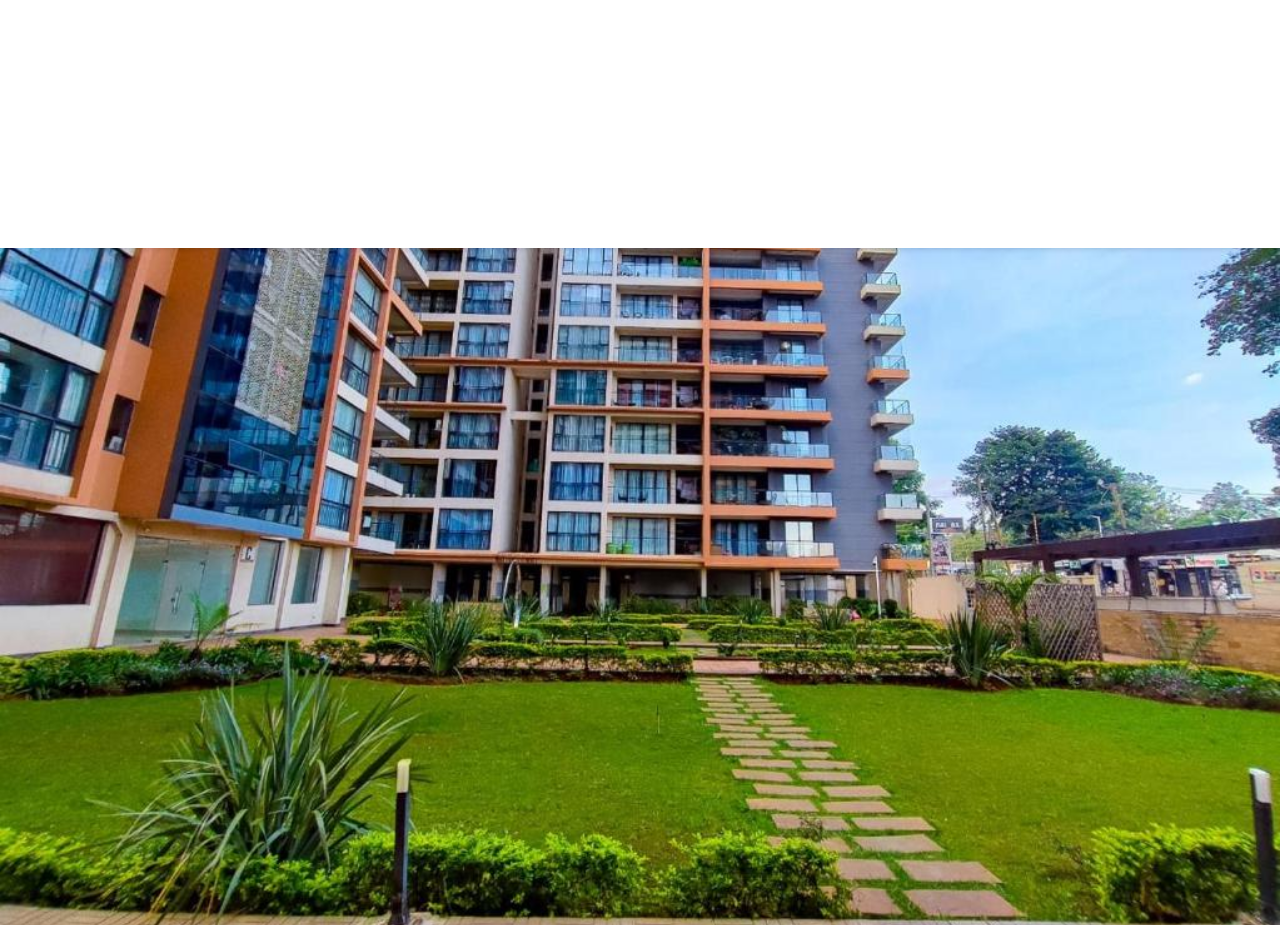
<file: accommodation.html>
<!DOCTYPE html>
<html lang="en">
<head>
    <meta charset="UTF-8">
    <meta name="viewport" content="width=device-width, initial-scale=1.0">
    <title>Accommodation || Urban Ranch Retreat</title>
    <link rel="icon" type="image/png" href="logo.webp">
    <link rel="stylesheet" href="styles.css">
    <style>
        body {
            font-family: Arial, sans-serif;
            margin: 0;
            padding: 0;
            background-color: #f8f8f8;
            text-align: center;
        }
        .container {
            max-width: 900px;
            margin: 50px auto;
            padding: 20px;
            background: white;
            border-radius: 10px;
            box-shadow: 0 4px 8px rgba(0, 0, 0, 0.2);
            opacity: 0;
            transform: translateY(50px);
            animation: fadeInUp 1s ease-out forwards;
        }
        h1, h2 {
            color: #4CAF50;
        }
        .rooms {
            display: grid;
            grid-template-columns: repeat(auto-fit, minmax(250px, 1fr));
            gap: 20px;
            padding: 20px;
        }
        .room {
            background: white;
            border-radius: 10px;
            box-shadow: 0 4px 8px rgba(0, 0, 0, 0.1);
            padding: 15px;
            opacity: 0;
            transform: scale(0.9);
            animation: fadeInScale 1s ease-in-out forwards;
            overflow: hidden;
            display: flex;
            flex-direction: column;
            align-items: center;
        }
        .slideshow {
            position: relative;
            width: 100%;
            height: 200px;
            display: flex;
            justify-content: center;
            align-items: center;
            overflow: hidden;
        }
        .slideshow img {
            width: 100%;
            height: 100%;
            object-fit: cover;
            border-radius: 10px;
            position: absolute;
            opacity: 0;
            transition: opacity 1s ease-in-out;
        }
        .slideshow img.active {
            opacity: 1;
        }
        @keyframes fadeInUp {
            from {
                opacity: 0;
                transform: translateY(50px);
            }
            to {
                opacity: 1;
                transform: translateY(0);
            }
        }
        @keyframes fadeInScale {
            from {
                opacity: 0;
                transform: scale(0.9);
            }
            to {
                opacity: 1;
                transform: scale(1);
            }
        }

        body {
    background-image: url('background.jpg');
    background-size: cover;  
    background-position: center; 
    background-repeat: no-repeat;
    background-attachment: fixed;
}

    </style>
    <div class="cantainer">
        <header class="fade-in">
            <div class="container">
              <div class="logo">
                <a href="home"><img style="border-radius: 50%;" src="logo.webp" alt="Ranch Logo"></a>
              </div>
              <nav>
                <ul>
                    <li><a href="home">Home</a></li>
                    <li><a href="about">About Us</a></li>
                    <li><a href="conferencing">Conferencing</a></li>
                    <li><a href="accommodation">Accommodation</a></li>
                    <li><a href="leisure">Leisure</a></li>
                    <li><a href="blog">Blog</a></li>
                    <li><a href="contact">Contact</a></li>
                    <li><a href="faq">FAQ</a></li>
                    <li><a href="#book" class="cta-button">Book Now</a></li>
                </ul>
              </nav>
            </div>
          </header>
</head>
<body>
    <div class="container">
        <h1>Our Accommodation</h1>
        <p>Experience luxury and comfort at Urban Ranch Retreat. Choose from our premium selection of rooms and suites.</p>
        <div class="rooms">
            <div class="room" style="animation-delay: 0.5s;">
                <div class="slideshow" id="luxury-suite">
                    <img src="luxury1.png" class="active" alt="Luxury Suite">
                    <img src="luxury2.jpg" alt="Luxury Suite">
                    <img src="luxury3.jpg" alt="Luxury Suite">
                </div>
                <h2>Luxury Suite</h2>
                <p>Spacious suite with premium amenities, perfect for a lavish stay.</p>
            </div>
            <div class="room" style="animation-delay: 1s;">
                <div class="slideshow" id="deluxe-room">
                    <img src="deluxe-room1.jpg" class="active" alt="Deluxe Room">
                    <img src="deluxe-room2.jpg" alt="Deluxe Room">
                    <img src="deluxe-room3.jpg" alt="Deluxe Room">
                </div>
                <h2>Deluxe Room</h2>
                <p>Comfortable and stylish, ideal for solo travelers and couples.</p>
            </div>
            <div class="room" style="animation-delay: 1.5s;">
                <div class="slideshow" id="family-suite">
                    <img src="family-suite1.jpg" class="active" alt="Family Suite">
                    <img src="family-suite2.jpg" alt="Family Suite">
                    <img src="family-suite3.jpg" alt="Family Suite">
                </div>
                <h2>Family Suite</h2>
                <p>Spacious accommodations for families and groups, ensuring a relaxing stay.</p>
            </div>
        </div>
    </div>
    <script>
        function startSlideshow(id) {
            let slides = document.querySelectorAll(`#${id} img`);
            let index = 0;
            setInterval(() => {
                slides[index].classList.remove('active');
                index = (index + 1) % slides.length;
                slides[index].classList.add('active');
            }, 5000);
        }
        
        document.addEventListener("DOMContentLoaded", function() {
            startSlideshow("luxury-suite");
            startSlideshow("deluxe-room");
            startSlideshow("family-suite");
        });
    </script>
</body>
</html>
</file>
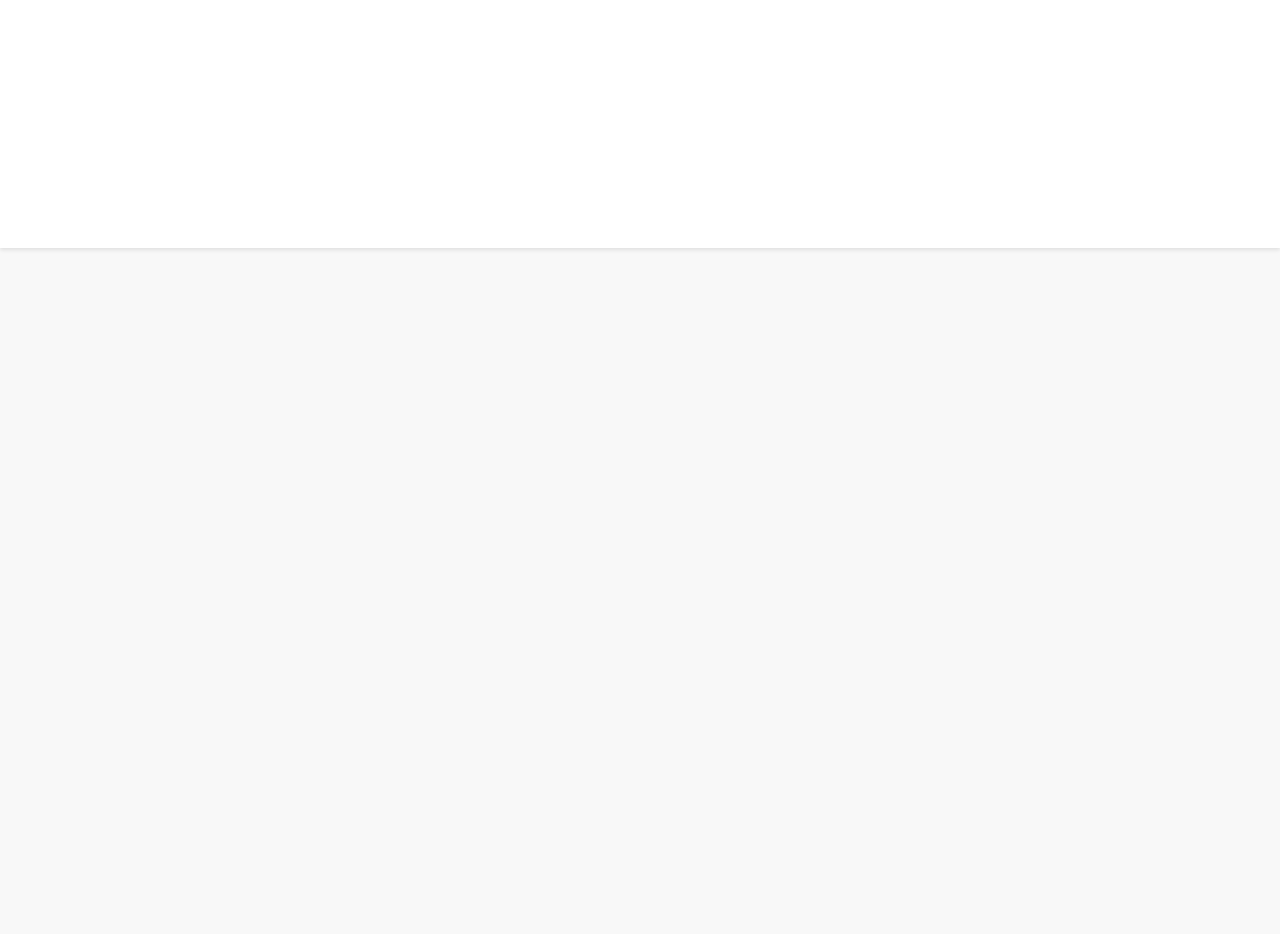
<file: conferencing.html>
<!DOCTYPE html>
<html lang="en">
<head>
    <meta charset="UTF-8">
    <meta name="viewport" content="width=device-width, initial-scale=1.0">
    <title>Conferencing || Urban Ranch Retreat</title>
    <link rel="icon" type="image/png" href="logo.webp">
    <link rel="stylesheet" href="styles.css">
    <style>
        body {
            font-family: Arial, sans-serif;
            margin: 0;
            padding: 0;
            background-color: #f8f8f8;
            text-align: center;
        }
        .container {
            max-width: 900px;
            margin: 50px auto;
            padding: 20px;
            background: white;
            border-radius: 10px;
            box-shadow: 0 4px 8px rgba(0, 0, 0, 0.2);
            opacity: 0;
            transform: translateY(50px);
            animation: fadeInUp 1s ease-out forwards;
        }
        h1, h2 {
            color: #4CAF50;
        }
        .conference-rooms {
            display: grid;
            grid-template-columns: repeat(auto-fit, minmax(250px, 1fr));
            gap: 20px;
            padding: 20px;
        }
        .conference-room {
            background: white;
            border-radius: 10px;
            box-shadow: 0 4px 8px rgba(0, 0, 0, 0.1);
            padding: 15px;
            opacity: 0;
            transform: scale(0.9);
            animation: fadeInScale 1s ease-in-out forwards;
            overflow: hidden;
            display: flex;
            flex-direction: column;
            align-items: center;
        }
        .slideshow {
            position: relative;
            width: 100%;
            height: 200px;
            display: flex;
            justify-content: center;
            align-items: center;
            overflow: hidden;
        }
        .slideshow img {
            width: 100%;
            height: 100%;
            object-fit: cover;
            border-radius: 10px;
            position: absolute;
            opacity: 0;
            transition: opacity 1s ease-in-out;
        }
        .slideshow img.active {
            opacity: 1;
        }
        @keyframes fadeInUp {
            from {
                opacity: 0;
                transform: translateY(50px);
            }
            to {
                opacity: 1;
                transform: translateY(0);
            }
        }
        @keyframes fadeInScale {
            from {
                opacity: 0;
                transform: scale(0.9);
            }
            to {
                opacity: 1;
                transform: scale(1);
            }
        }
    </style>
</head>
<body>
    <header class="fade-in">
        <div class="container">
          <div class="logo">
            <a href="home"><img style="border-radius: 50%;" src="logo.webp" alt="Ranch Logo"></a>
          </div>
          <nav>
            <ul>
                <li><a href="home">Home</a></li>
                <li><a href="about">About Us</a></li>
                <li><a href="conferencing">Conferencing</a></li>
                <li><a href="accommodation">Accommodation</a></li>
                <li><a href="leisure">Leisure</a></li>
                <li><a href="blog">Blog</a></li>
                <li><a href="contact">Contact</a></li>
                <li><a href="faq">FAQ</a></li>
                <li><a href="#book" class="cta-button">Book Now</a></li>
            </ul>
          </nav>
        </div>
      </header>
    <div class="container">
        <h1>Conferencing Facilities</h1>
        <p>Host your meetings, seminars, and corporate events in our fully equipped conference rooms.</p>
        <div class="conference-rooms">
            <div class="conference-room" style="animation-delay: 0.5s;">
                <div class="slideshow" id="small-room">
                    <img src="small1.webp" class="active" alt="Small Conference Room">
                    <img src="small2.webp" alt="Small Conference Room">
                    <img src="small3.webp" alt="Small Conference Room">
                </div>
                <h2>Small Conference Room</h2>
                <p>Perfect for meetings of up to 20 people.</p>
            </div>
            <div class="conference-room" style="animation-delay: 1s;">
                <div class="slideshow" id="medium-room">
                    <img src="medium1.webp" class="active" alt="Medium Conference Room">
                    <img src="medium2.webp" alt="Medium Conference Room">
                    <img src="medium3.webp" alt="Medium Conference Room">
                </div>
                <h2>Medium Conference Room</h2>
                <p>Ideal for workshops and corporate events, hosting up to 100 guests.</p>
            </div>
            <div class="conference-room" style="animation-delay: 1.5s;">
                <div class="slideshow" id="large-room">
                    <img src="large1.jpg" class="active" alt="Large Conference Hall">
                    <img src="large2.jpg" alt="Large Conference Hall">
                    <img src="large3.jpg" alt="Large Conference Hall">
                </div>
                <h2>Large Conference Hall</h2>
                <p>Spacious and equipped for large events of up to 500 guests.</p>
            </div>
        </div>
    </div>
    <script>
        function startSlideshow(id) {
            let slides = document.querySelectorAll(`#${id} img`);
            let index = 0;
            setInterval(() => {
                slides[index].classList.remove('active');
                index = (index + 1) % slides.length;
                slides[index].classList.add('active');
            }, 5000);
        }
        
        document.addEventListener("DOMContentLoaded", function() {
            startSlideshow("small-room");
            startSlideshow("medium-room");
            startSlideshow("large-room");
        });
    </script>
</body>
</html>
</file>
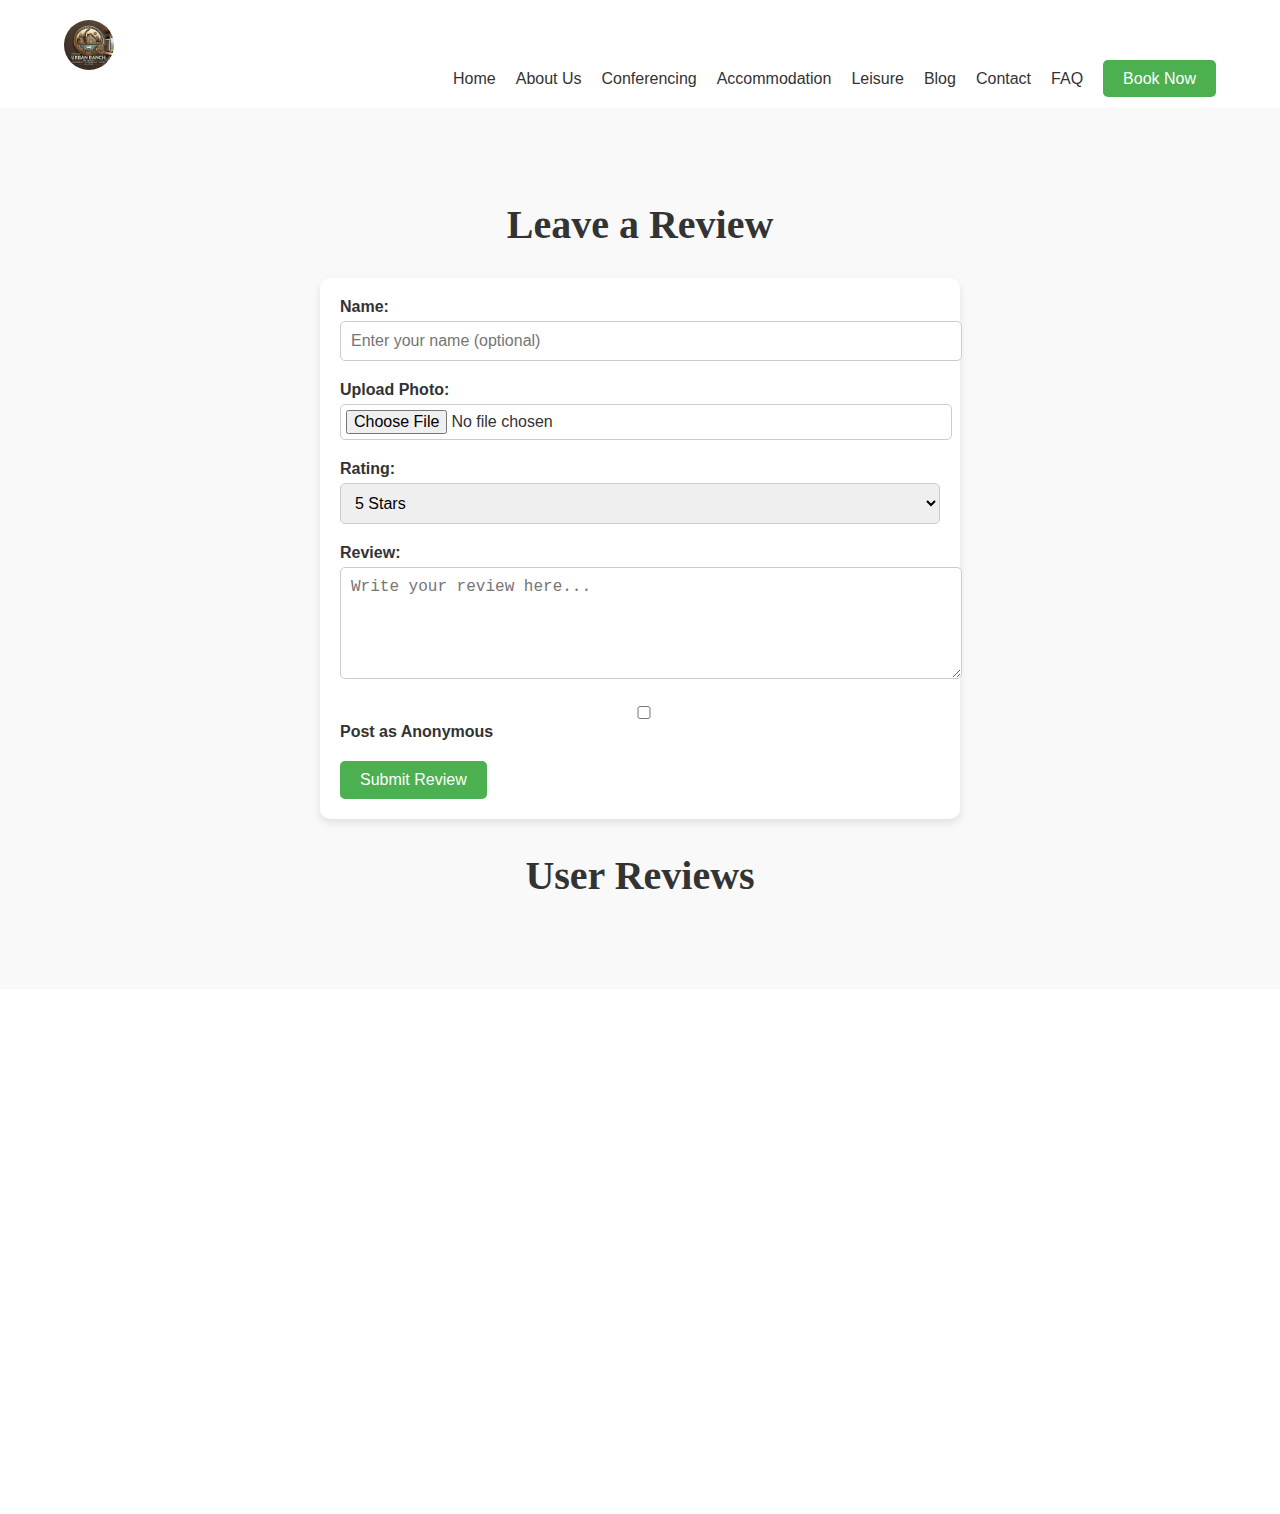
<file: feedback.html>
<!DOCTYPE html>
<html lang="en">
<head>
    <meta charset="UTF-8">
    <meta name="viewport" content="width=device-width, initial-scale=1.0">
    <title>Feedback & Reviews || Urban Ranch Retreat</title>
    <link rel="icon" type="image/png" href="logo.webp">
    <link rel="stylesheet" href="styles.css">
</head>
<body>
  <header>
    <div class="container">
      <div class="logo">
        <a href="home"><img style="border-radius: 50%;" src="logo.webp" alt="Ranch Logo"></a>
      </div>
      <nav>
        <ul>
          <li><a href="home">Home</a></li>
              <li><a href="about">About Us</a></li>
              <li><a href="conferencing">Conferencing</a></li>
              <li><a href="accommodation">Accommodation</a></li>
              <li><a href="leisure">Leisure</a></li>
              <li><a href="blog">Blog</a></li>
              <li><a href="contact">Contact</a></li>
              <li><a href="faq">FAQ</a></li>
              <li><a href="#book" class="cta-button">Book Now</a></li>
        </ul>
      </nav>
    </div>
  </header>
    <!-- Review Page -->
<section id="reviews">
    <div class="container">
      <h2>Leave a Review</h2>
      <form id="review-form">
        <div class="form-group">
          <label for="name">Name:</label>
          <input type="text" id="name" name="name" placeholder="Enter your name (optional)">
        </div>
        <div class="form-group">
          <label for="photo">Upload Photo:</label>
          <input type="file" id="photo" name="photo" accept="image/*">
        </div>
        <div class="form-group">
          <label for="rating">Rating:</label>
          <select id="rating" name="rating" required>
            <option value="5">5 Stars</option>
            <option value="4">4 Stars</option>
            <option value="3">3 Stars</option>
            <option value="2">2 Stars</option>
            <option value="1">1 Star</option>
          </select>
        </div>
        <div class="form-group">
          <label for="review">Review:</label>
          <textarea id="review" name="review" rows="5" placeholder="Write your review here..." required></textarea>
        </div>
        <div class="form-group">
          <label>
            <input type="checkbox" id="anonymous" name="anonymous"> Post as Anonymous
          </label>
        </div>
        <button type="submit">Submit Review</button>
      </form>
  
      <h2>User Reviews</h2>
      <div id="reviews-list">
        <!-- Reviews will be dynamically added here -->
      </div>
    </div>
  </section>
  <section>
    <!-- Footer Section -->
<footer style="background-color: #000000;" class="animate-on-scroll">
<div class="container">
  <div class="footer-links">
    <ul>
      <li><a href="#home" style="color: #ffffff; transition: color 0.3s;" onmouseover="this.style.color='orange'" onmouseout="this.style.color='white'">Home</a></li>
      <li><a href="#about" style="color: #ffffff; transition: color 0.3s;" onmouseover="this.style.color='orange'" onmouseout="this.style.color='white'">About Us</a></li>
      <li><a href="#conferencing" style="color: #ffffff; transition: color 0.3s;" onmouseover="this.style.color='orange'" onmouseout="this.style.color='white'">Conferencing</a></li>
      <li><a href="#accommodation"style="color: #ffffff; transition: color 0.3s;" onmouseover="this.style.color='orange'" onmouseout="this.style.color='white'">Accommodation</a></li>
      <li><a href="#leisure" style="color: #ffffff; transition: color 0.3s;" onmouseover="this.style.color='orange'" onmouseout="this.style.color='white'">Leisure</a></li>
      <li><a href="feedback.html" style="color: #ffffff; transition: color 0.3s;" onmouseover="this.style.color='orange'" onmouseout="this.style.color='white'">Feedback & Reviews</a></li>
      <li><a href="#contact" style="color: #ffffff; transition: color 0.3s;" onmouseover="this.style.color='orange'" onmouseout="this.style.color='white'">Contact</a></li>
      <li><a href="faq.html" style="color: #ffffff; transition: color 0.3s;" onmouseover="this.style.color='orange'" onmouseout="this.style.color='white'">FAQ</a></li>
    </ul>
  </div>
  <h2 style="background-color: #25D366; display: inline-block; padding: 5px; margin: 0;">Follow Us</h2>
  <div class="social-media">
    <a href="https://www.facebook.com/its.stano" target="_blank" style="display: inline-block; transform: scale(1); box-shadow: none; border: 2px solid transparent; transition: all 0.3s;">
      <svg viewBox="0 0 24 24" xmlns="http://www.w3.org/2000/svg" style="width: 50px; height: 50px; fill: #1877F2; transition: fill 0.3s ease;" onmouseover="this.style.fill='white'" onmouseout="this.style.fill='#1877F2'">
        <path d="M22 12c0-5.523-4.477-10-10-10S2 6.477 2 12c0 4.991 3.657 9.128 8.438 9.878v-6.988H7.898v-2.89h2.54V9.414c0-2.507 1.492-3.89 3.777-3.89 1.096 0 2.238.195 2.238.195v2.464h-1.26c-1.243 0-1.63.776-1.63 1.57v1.888h2.773l-.443 2.89h-2.33v6.988C18.343 21.128 22 16.991 22 12z"/>
    </svg>
    </a>
    <a href="https://instagram.com/7_stanley7" target="_blank">
      <svg viewBox="0 0 24 24" xmlns="http://www.w3.org/2000/svg" style="width: 50px; height: 50px; fill: #E1306C; transition: fill 0.3s ease;" onmouseover="this.style.fill='white'" onmouseout="this.style.fill='#E1306C'">
        <path d="M7.75 2h8.5A5.75 5.75 0 0 1 22 7.75v8.5A5.75 5.75 0 0 1 16.25 22h-8.5A5.75 5.75 0 0 1 2 16.25v-8.5A5.75 5.75 0 0 1 7.75 2zm0 1.5A4.25 4.25 0 0 0 3.5 7.75v8.5A4.25 4.25 0 0 0 7.75 20.5h8.5A4.25 4.25 0 0 0 20.5 16.25v-8.5A4.25 4.25 0 0 0 16.25 3.5h-8.5zM12 7.5a4.5 4.5 0 1 1 0 9 4.5 4.5 0 0 1 0-9zm0 1.5a3 3 0 1 0 0 6 3 3 0 0 0 0-6zm4.75-3a.75.75 0 1 1 1.5 0 .75.75 0 0 1-1.5 0z"/>
    </svg>
    </a>
    <a href="https://x.com/StanleyMakanga2" target="_blank" style="display: inline-block; transform: scale(1); box-shadow: none; border: 2px solid transparent; transition: all 0.3s;">
      <svg viewBox="0 0 24 24" xmlns="http://www.w3.org/2000/svg" style="width: 50px; height: 50px; fill: #000000; transition: fill 0.3s ease;" onmouseover="this.style.fill='white'" onmouseout="this.style.fill='#000000'">
          <path d="M22.46 2.72h-2.8L14.4 9.66l-4.12-6.94H2.54L9.1 12 2.54 21.28h2.8l5.28-8.35 4.37 6.94h7.31L14.9 12l7.56-9.28z"/>
      </svg>
  </a>

  <a href="https://linkedin.com/in/stanley-makanga-974393349/" target="_blank" style="display: inline-block; transform: scale(1); box-shadow: none; border: 2px solid transparent; transition: all 0.3s;">
      <svg viewBox="0 0 24 24" xmlns="http://www.w3.org/2000/svg" style="width: 50px; height: 50px; fill: #0077B5; transition: fill 0.3s ease;" onmouseover="this.style.fill='white'" onmouseout="this.style.fill='#0077B5'">
          <path d="M22.23 0H1.77C.79 0 0 .77 0 1.72v20.56C0 23.23.79 24 1.77 24h20.46c.98 0 1.77-.77 1.77-1.72V1.72C24 .77 23.21 0 22.23 0zM7.06 20.45H3.56V9h3.5v11.45zM5.31 7.5c-1.12 0-2.02-.9-2.02-2s.9-2 2.02-2c1.11 0 2.02.9 2.02 2s-.9 2-2.02 2zM20.45 20.45h-3.5v-5.64c0-1.35-.03-3.08-1.88-3.08-1.88 0-2.17 1.47-2.17 2.99v5.73h-3.5V9h3.36v1.57h.05c.47-.89 1.6-1.83 3.29-1.83 3.52 0 4.17 2.32 4.17 5.34v6.37z"/>
      </svg>
  </a>
  </div>
  <div class="newsletter">
    <p>Subscribe to our newsletter for updates and offers.</p>
    <form>
      <input type="email" placeholder="Enter your email">
      <button type="submit">Subscribe</button>
    </form>
  </div>
  <div class="legal">
    <p>&copy; 2025 Urban Ranch Retreat. All rights reserved.</p>
    <a href="privacy.html">Privacy Policy</a> | <a href="terms.html">Terms & Conditions</a>
  </div>
</div>
</footer>
</section>
</body>
<script>
    // Function to save reviews to local storage
function saveReviews(reviews) {
  localStorage.setItem('reviews', JSON.stringify(reviews));
}

// Function to load reviews from local storage
function loadReviews() {
  const reviews = localStorage.getItem('reviews');
  return reviews ? JSON.parse(reviews) : [];
}

// Function to display a review
function displayReview(review) {
  const reviewItem = document.createElement('div');
  reviewItem.classList.add('review-item');

  // Add user photo (if provided)
  if (review.photo) {
    const img = document.createElement('img');
    img.src = review.photo;
    reviewItem.appendChild(img);
  }

  // Add user name (or Anonymous)
  const userName = document.createElement('h3');
  userName.textContent = review.isAnonymous ? 'Anonymous' : review.name;
  reviewItem.appendChild(userName);

  // Add rating
  const ratingStars = document.createElement('div');
  ratingStars.classList.add('rating');
  ratingStars.textContent = '⭐'.repeat(review.rating);
  reviewItem.appendChild(ratingStars);

  // Add review text
  const reviewText = document.createElement('p');
  reviewText.textContent = review.review;
  reviewItem.appendChild(reviewText);

  // Add time and date
  const timeDate = document.createElement('p');
  timeDate.classList.add('time-date');
  timeDate.textContent = `Posted on: ${review.timestamp}`;
  reviewItem.appendChild(timeDate);

  // Add review to the list
  document.getElementById('reviews-list').appendChild(reviewItem);
}

// Function to handle form submission
document.getElementById('review-form').addEventListener('submit', function (e) {
  e.preventDefault();

  // Get form data
  const name = document.getElementById('name').value || 'Anonymous';
  const photo = document.getElementById('photo').files[0];
  const rating = document.getElementById('rating').value;
  const review = document.getElementById('review').value;
  const isAnonymous = document.getElementById('anonymous').checked;
  const timestamp = new Date().toLocaleString(); // Get current time and date

  // Convert photo to base64 (if provided)
  let photoBase64 = null;
  if (photo) {
    const reader = new FileReader();
    reader.onload = function (e) {
      photoBase64 = e.target.result;

      // Create review object
      const reviewObj = {
        name,
        photo: photoBase64,
        rating,
        review,
        isAnonymous,
        timestamp,
      };

      // Save and display the review
      const reviews = loadReviews();
      reviews.push(reviewObj);
      saveReviews(reviews);
      displayReview(reviewObj);
    };
    reader.readAsDataURL(photo);
  } else {
    // Create review object without photo
    const reviewObj = {
      name,
      photo: null,
      rating,
      review,
      isAnonymous,
      timestamp,
    };

    // Save and display the review
    const reviews = loadReviews();
    reviews.push(reviewObj);
    saveReviews(reviews);
    displayReview(reviewObj);
  }

  // Reset the form
  document.getElementById('review-form').reset();
});

// Load and display reviews when the page loads
window.addEventListener('load', function () {
  const reviews = loadReviews();
  reviews.forEach(displayReview);
});
  </script>
</html>
</file>
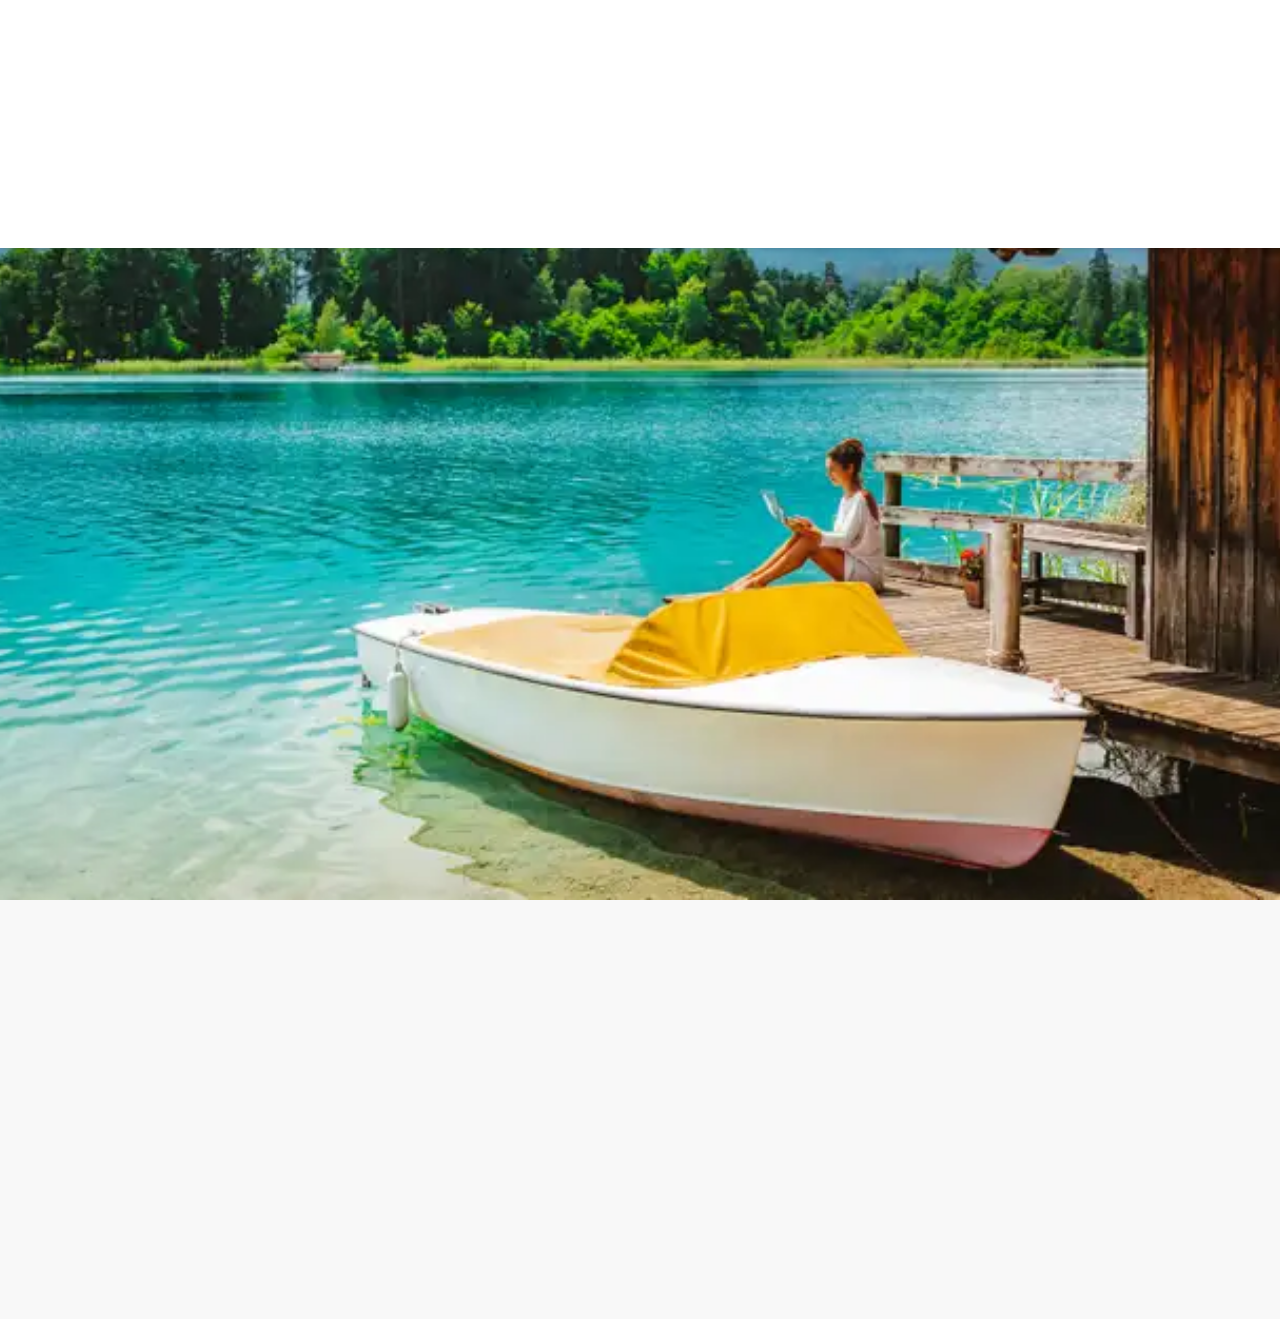
<file: leisure.html>
<!DOCTYPE html>
<html lang="en">
<head>
    <meta charset="UTF-8">
    <meta name="viewport" content="width=device-width, initial-scale=1.0">
    <title>Leisure Activities || Urban Ranch Retreat</title>
    <link rel="icon" type="image/png" href="logo.webp">
    <link rel="stylesheet" href="styles.css">
    <style>
        body {
            font-family: Arial, sans-serif;
            margin: 0;
            padding: 0;
            background-color: #f8f8f8;
            text-align: center;
        }
        .container {
            max-width: 900px;
            margin: 50px auto;
            padding: 20px;
            background: white;
            border-radius: 10px;
            box-shadow: 0 4px 8px rgba(0, 0, 0, 0.2);
            opacity: 0;
            transform: translateY(50px);
            animation: fadeInUp 1s ease-out forwards;
        }
        h1, h2 {
            color: #4CAF50;
        }
        .activities {
            display: grid;
            grid-template-columns: repeat(auto-fit, minmax(250px, 1fr));
            gap: 20px;
            padding: 20px;
        }
        .activity {
            background: white;
            border-radius: 10px;
            box-shadow: 0 4px 8px rgba(0, 0, 0, 0.1);
            padding: 15px;
            opacity: 0;
            transform: scale(0.9);
            animation: fadeInScale 1s ease-in-out forwards;
            overflow: hidden;
            display: flex;
            flex-direction: column;
            align-items: center;
        }
        .slideshow {
            position: relative;
            width: 100%;
            height: 200px;
            display: flex;
            justify-content: center;
            align-items: center;
            overflow: hidden;
        }
        .slideshow img {
            width: 100%;
            height: 100%;
            object-fit: cover;
            border-radius: 10px;
            position: absolute;
            opacity: 0;
            transition: opacity 1s ease-in-out;
        }
        .slideshow img.active {
            opacity: 1;
        }
        @keyframes fadeInUp {
            from {
                opacity: 0;
                transform: translateY(50px);
            }
            to {
                opacity: 1;
                transform: translateY(0);
            }
        }
        @keyframes fadeInScale {
            from {
                opacity: 0;
                transform: scale(0.9);
            }
            to {
                opacity: 1;
                transform: scale(1);
            }
        }

        body {
    background-image: url('background2.webp');
    background-size: cover;  
    background-position: center; 
    background-repeat: no-repeat;
    background-attachment: fixed;
}
    </style>
</head>
<body>
    <header class="fade-in">
        <div class="container">
          <div class="logo">
            <a href="home"><img style="border-radius: 50%;" src="logo.webp" alt="Ranch Logo"></a>
          </div>
          <nav>
            <ul>
                <li><a href="home">Home</a></li>
                <li><a href="about">About Us</a></li>
                <li><a href="conferencing">Conferencing</a></li>
                <li><a href="accommodation">Accommodation</a></li>
                <li><a href="leisure">Leisure</a></li>
                <li><a href="blog">Blog</a></li>
                <li><a href="contact">Contact</a></li>
                <li><a href="faq">FAQ</a></li>
                <li><a href="#book" class="cta-button">Book Now</a></li>
            </ul>
          </nav>
        </div>
      </header>
    <div class="container">
        <h1>Leisure Activities</h1>
        <p>Enjoy a variety of relaxing and adventurous activities at Urban Ranch Retreat.</p>
        <div class="activities">
            <div class="activity" style="animation-delay: 0.5s;">
                <div class="slideshow" id="swimming-pool">
                    <img src="pool1.jpg" class="active" alt="Swimming Pool">
                    <img src="pool2.webp" alt="Swimming Pool">
                    <img src="pool3.jpg" alt="Swimming Pool">
                </div>
                <h2>Swimming Pool</h2>
                <p>Dive into relaxation with our crystal-clear swimming pool.</p>
            </div>
            <div class="activity" style="animation-delay: 1s;">
                <div class="slideshow" id="nature-trails">
                    <img src="nature1.jpg" class="active" alt="Nature Trails">
                    <img src="nature2.webp" alt="Nature Trails">
                    <img src="nature3.jpeg" alt="Nature Trails">
                </div>
                <h2>Nature Trails</h2>
                <p>Explore scenic trails and reconnect with nature.</p>
            </div>
            <div class="activity" style="animation-delay: 1.5s;">
                <div class="slideshow" id="horseback-riding">
                    <img src="horseback1.jpg" class="active" alt="Horseback Riding">
                    <img src="horseback2.jpg" alt="Horseback Riding">
                    <img src="horseback3.jpg" alt="Horseback Riding">
                </div>
                <h2>Horseback Riding</h2>
                <p>Enjoy a fun and exciting horseback riding experience.</p>
            </div>
            <div class="activity" style="animation-delay: 2s;">
                <div class="slideshow" id="spa-wellness">
                    <img src="spa1.jpg" class="active" alt="Spa and Wellness">
                    <img src="spa2.jpg" alt="Spa and Wellness">
                    <img src="spa3.png" alt="Spa and Wellness">
                </div>
                <h2>Spa and Wellness Center</h2>
                <p>Relax and rejuvenate with our exclusive spa treatments.</p>
            </div>
            <div class="activity" style="animation-delay: 2.5s;">
                <div class="slideshow" id="yoga">
                    <img src="yoga1.jpg" class="active" alt="Outdoor Yoga">
                    <img src="yoga2.jpeg" alt="Outdoor Yoga">
                    <img src="yoga3.webp" alt="Outdoor Yoga">
                </div>
                <h2>Outdoor Yoga</h2>
                <p>Find peace and balance with yoga in the open air.</p>
            </div>
            <div class="activity" style="animation-delay: 3s;">
                <div class="slideshow" id="bonfire">
                    <img src="bonfire1.jpg" class="active" alt="Bonfire Nights">
                    <img src="bonfire2.jpg" alt="Bonfire Nights">
                    <img src="bonfire3.jpg" alt="Bonfire Nights">
                </div>
                <h2>Bonfire Nights</h2>
                <p>Gather around a cozy fire and enjoy the evening ambiance.</p>
            </div>
        </div>
    </div>
    <script>
        function startSlideshow(id) {
            let slides = document.querySelectorAll(`#${id} img`);
            let index = 0;
            setInterval(() => {
                slides[index].classList.remove('active');
                index = (index + 1) % slides.length;
                slides[index].classList.add('active');
            }, 5000);
        }
        
        document.addEventListener("DOMContentLoaded", function() {
            startSlideshow("swimming-pool");
            startSlideshow("nature-trails");
            startSlideshow("horseback-riding");
            startSlideshow("spa-wellness");
            startSlideshow("yoga");
            startSlideshow("bonfire");
        });
    </script>
</body>
</html>
</file>
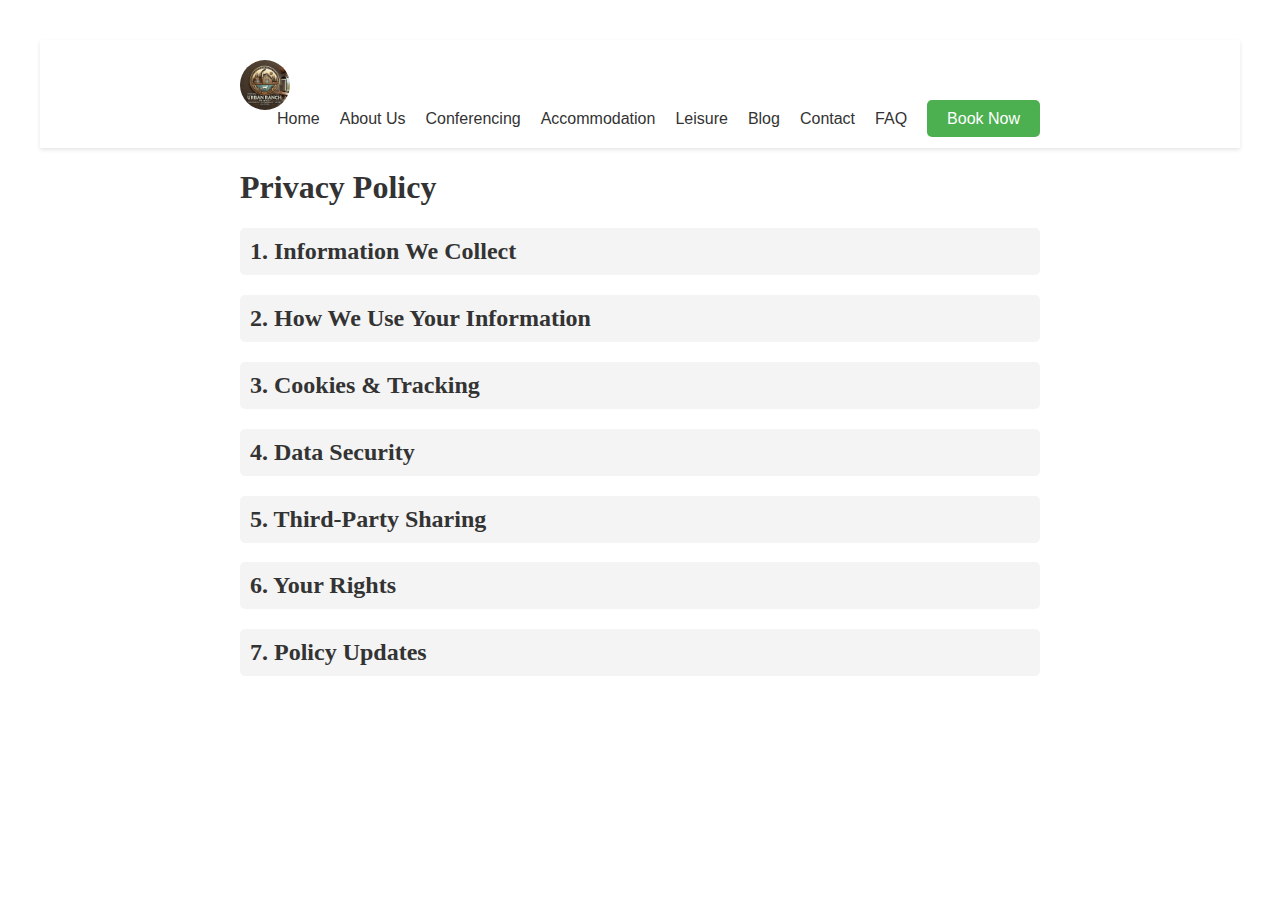
<file: privacy.html>
<!DOCTYPE html>
<html lang="en">
<head>
    <meta charset="UTF-8">
    <meta name="viewport" content="width=device-width, initial-scale=1.0">
    <title>Privacy Policy || Urban Ranch Retreat</title>
    <link rel="icon" type="image/png" href="logo.webp">
    <link rel="stylesheet" href="styles.css">
    <style>
        body { font-family: Arial, sans-serif; margin: 20px; padding: 20px; }
        .container { max-width: 800px; margin: auto; }
        h2 { color: #333; cursor: pointer; padding: 10px; background: #f4f4f4; border-radius: 5px; }
        .content { display: none; padding: 10px; border: 1px solid #ddd; border-radius: 5px; margin-top: 5px; }
        h2.active { background: #ddd; }
    </style>
    <script>
        function toggleContent(id) {
            document.querySelectorAll('.content').forEach(content => {
                if (content.id === id) {
                    content.style.display = content.style.display === 'none' ? 'block' : 'none';
                } else {
                    content.style.display = 'none';
                }
            });
        }
    </script>
</head>
<body>
    <header>
        <div class="container">
          <div class="logo">
            <a href="home"><img style="border-radius: 50%;" src="logo.webp" alt="Ranch Logo"></a>
          </div>
          <nav>
            <ul>
                <li><a href="home">Home</a></li>
                <li><a href="about">About Us</a></li>
                <li><a href="conferencing">Conferencing</a></li>
                <li><a href="accommodation">Accommodation</a></li>
                <li><a href="leisure">Leisure</a></li>
                <li><a href="blog">Blog</a></li>
                <li><a href="contact">Contact</a></li>
                <li><a href="faq">FAQ</a></li>
                <li><a href="#book" class="cta-button">Book Now</a></li>
            </ul>
          </nav>
        </div>
      </header>
    <div class="container">
        <h1>Privacy Policy</h1>
        <h2 onclick="toggleContent('dataCollection')">1. Information We Collect</h2>
        <div id="dataCollection" class="content">
            <p>We collect personal information such as name, email, and phone number when you register or make a booking.</p>
        </div>

        <h2 onclick="toggleContent('usage')">2. How We Use Your Information</h2>
        <div id="usage" class="content">
            <p>We use your data to provide and improve our services, process transactions, and send relevant updates.</p>
        </div>

        <h2 onclick="toggleContent('cookies')">3. Cookies & Tracking</h2>
        <div id="cookies" class="content">
            <p>We use cookies to improve your experience. You can disable them through your browser settings.</p>
        </div>

        <h2 onclick="toggleContent('security')">4. Data Security</h2>
        <div id="security" class="content">
            <p>We take security seriously and implement appropriate measures to protect your data.</p>
        </div>

        <h2 onclick="toggleContent('thirdParty')">5. Third-Party Sharing</h2>
        <div id="thirdParty" class="content">
            <p>We do not sell or share your data with third parties unless required by law.</p>
        </div>

        <h2 onclick="toggleContent('rights')">6. Your Rights</h2>
        <div id="rights" class="content">
            <p>You can request access, correction, or deletion of your personal data at any time.</p>
        </div>

        <h2 onclick="toggleContent('updates')">7. Policy Updates</h2>
        <div id="updates" class="content">
            <p>We may update this policy periodically. Please review it regularly for changes.</p>
        </div>
    </div>
</body>
</html>
</file>
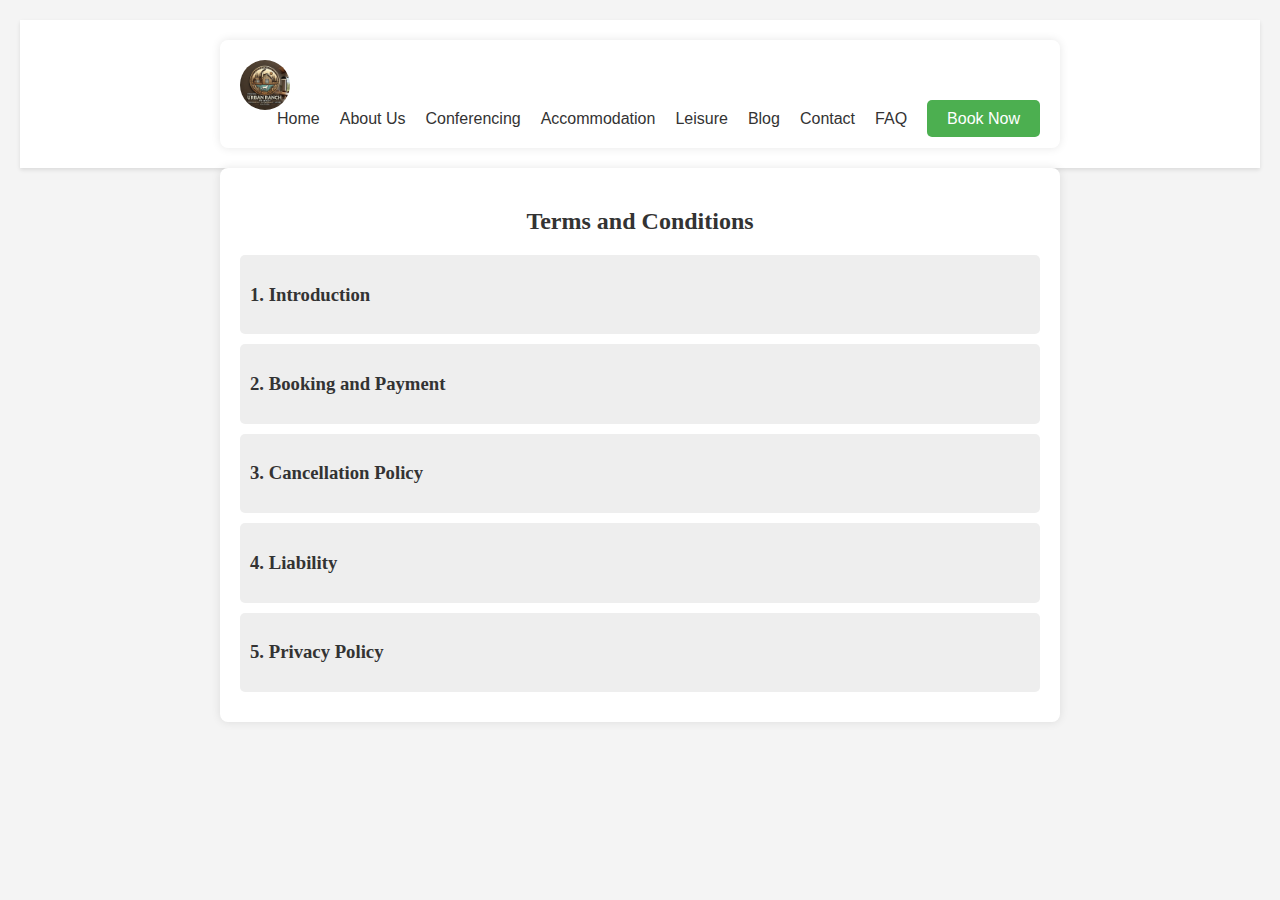
<file: terms.html>
<!DOCTYPE html>
<html lang="en">
<head>
    <meta charset="UTF-8">
    <meta name="viewport" content="width=device-width, initial-scale=1.0">
    <title>Terms and Conditions || Urban Ranch Retreat</title>
    <link rel="icon" type="image/png" href="logo.webp">
    <link rel="stylesheet" href="styles.css">
    <script>
        document.addEventListener("DOMContentLoaded", function () {
            const sections = document.querySelectorAll(".toggle-section h3");
            sections.forEach(section => {
                section.addEventListener("click", function () {
                    const content = this.nextElementSibling;
                    if (content.style.maxHeight) {
                        content.style.maxHeight = null;
                    } else {
                        document.querySelectorAll(".content").forEach(c => c.style.maxHeight = null);
                        content.style.maxHeight = content.scrollHeight + "px";
                    }
                });
            });
        });
    </script>
    <style>
        body {
            font-family: Arial, sans-serif;
            margin: 0;
            padding: 20px;
            background-color: #f4f4f4;
        }
        .container {
            max-width: 800px;
            margin: auto;
            background: #fff;
            padding: 20px;
            border-radius: 8px;
            box-shadow: 0 0 10px rgba(0, 0, 0, 0.1);
        }
        h2 {
            text-align: center;
            color: #333;
        }
        .toggle-section {
            background: #eee;
            margin: 10px 0;
            padding: 10px;
            border-radius: 5px;
            cursor: pointer;
            transition: 0.3s;
        }
        .toggle-section:hover {
            background: #ddd;
        }
        .content {
            max-height: 0;
            overflow: hidden;
            transition: max-height 0.3s ease-out;
            padding-left: 10px;
        }
    </style>
</head>
<body>
    <header>
        <div class="container">
          <div class="logo">
            <a href="home"><img style="border-radius: 50%;" src="logo.webp" alt="Ranch Logo"></a>
          </div>
          <nav>
            <ul>
                <li><a href="home">Home</a></li>
                <li><a href="about">About Us</a></li>
                <li><a href="conferencing">Conferencing</a></li>
                <li><a href="accommodation">Accommodation</a></li>
                <li><a href="leisure">Leisure</a></li>
                <li><a href="blog">Blog</a></li>
                <li><a href="contact">Contact</a></li>
                <li><a href="faq">FAQ</a></li>
                <li><a href="#book" class="cta-button">Book Now</a></li>
            </ul>
          </nav>
        </div>
      </header>
    <div class="container">
        <h2>Terms and Conditions</h2>
        
        <div class="toggle-section">
            <h3>1. Introduction</h3>
            <div class="content">
                <p>Welcome to Urban Ranch Retreat. These Terms and Conditions govern your use of our website and services.</p>
            </div>
        </div>
        
        <div class="toggle-section">
            <h3>2. Booking and Payment</h3>
            <div class="content">
                <p>All bookings must be made in advance. Payments are accepted via M-Pesa, credit card, or bank transfer.</p>
            </div>
        </div>
        
        <div class="toggle-section">
            <h3>3. Cancellation Policy</h3>
            <div class="content">
                <p>Cancellations must be made at least 48 hours before the check-in date to receive a full refund.</p>
            </div>
        </div>
        
        <div class="toggle-section">
            <h3>4. Liability</h3>
            <div class="content">
                <p>Urban Ranch Retreat is not responsible for lost or stolen items. Guests must ensure their personal belongings are secure.</p>
            </div>
        </div>
        
        <div class="toggle-section">
            <h3>5. Privacy Policy</h3>
            <div class="content">
                <p>We respect your privacy and will not share your personal information with third parties without consent.</p>
            </div>
        </div>
    </div>
</body>
</html>
</file>
<file: styles.css>
/* General Styles */
body {
    font-family: 'Roboto', sans-serif;
    margin: 0;
    padding: 0;
    color: #333;
  }
  
  h1, h2, h3 {
    font-family: 'Playfair Display', serif;
  }
  
  .container {
    width: 90%;
    max-width: 1200px;
    margin: 0 auto;
  }
  
  .cta-button {
    background-color: #4CAF50;
    color: white;
    padding: 10px 20px;
    text-decoration: none;
    border-radius: 5px;
  }
  
  .cta-button.secondary {
    background-color: #333;
  }

.hero {
    display: flex;
    align-items: center;
    justify-content: center;
    flex-wrap: wrap;
    padding: 50px;
}

@media screen and (max-width: 768px) {
    .hero {
        flex-direction: column;
        text-align: center;
        padding: 20px;
    }
}

  
  /* Header */
  header {
    background-color: #fff;
    padding: 20px 0;
    box-shadow: 0 2px 4px rgba(0, 0, 0, 0.1);
  }
  
  header .logo img {
    height: 50px;
  }
  
  header nav ul {
    list-style: none;
    display: flex;
    justify-content: flex-end;
    margin: 0;
    padding: 0;
  }
  
  header nav ul li {
    margin-left: 20px;
  }
  
  header nav ul li a {
    text-decoration: none;
    color: #333;
  }

img {
    max-width: 100%;
    height: auto;
    display: block;
}

.text-content {
    text-align: center;
    padding: 10px;
}

  
  /* Hero Section */
  #hero {
    background-image: url('hero-image.jpg');
    background-size: cover;
    background-position: center;
    color: white;
    text-align: center;
    padding: 100px 0;
  }
  
  #hero h1 {
    font-size: 3rem;
    margin-bottom: 5px;
  }
  
  #hero p {
    font-size: 1.2rem;
    margin-bottom: 5px;
  }

@media screen and (max-width: 768px) {
    .nav-menu {
        flex-direction: column;
        text-align: center;
    }

    .hero-section {
        flex-direction: column;
        text-align: center;
        padding: 20px;
    }

    .hero-text {
        font-size: 1.2em;
    }

    .btn {
        width: 100%;
        padding: 12px;
    }
}
  
  .cta-buttons {
    display: flex;
    justify-content: center;
    gap: 5px;
  }
  
  /* Sections */
  section {
    padding: 20px 0;
  }
  
  section h2 {
    font-size: 2.5rem;
    margin-bottom: 20px;
  }
  
  section p {
    font-size: 1.1rem;
    line-height: 1.6;
  }

  /* Testimonials Section */
#testimonials {
    background-color: #f9f9f9;
    padding: 60px 0;
    text-align: center;
  }
  
  .testimonial-carousel {
    position: relative;
    max-width: 800px;
    margin: 0 auto;
    overflow: hidden;
  }
  
  .testimonial {
    display: none;
    animation: fade 1.5s ease-in-out;
  }
  
  .testimonial.active {
    display: block;
  }
  
  .testimonial img {
    width: 100px;
    height: 100px;
    border-radius: 50%;
    margin-bottom: 20px;
  }
  
  .testimonial blockquote {
    font-size: 1.2rem;
    font-style: italic;
    color: #555;
  }
  
  .testimonial cite {
    display: block;
    margin-top: 10px;
    font-weight: bold;
    color: #333;
  }


  @keyframes fade {
    from {
      opacity: 0;
    }
    to {
      opacity: 1;
    }
  }

  /* Review Page Styles */
#reviews {
  padding: 60px 0;
  background-color: #f9f9f9;
}

#reviews h2 {
  text-align: center;
  margin-bottom: 30px;
}

#review-form {
  max-width: 600px;
  margin: 0 auto;
  background: #fff;
  padding: 20px;
  border-radius: 10px;
  box-shadow: 0 4px 8px rgba(0, 0, 0, 0.1);
}

.form-group {
  margin-bottom: 20px;
}

.form-group label {
  display: block;
  margin-bottom: 5px;
  font-weight: bold;
}

.form-group input,
.form-group textarea,
.form-group select {
  width: 100%;
  padding: 10px;
  border: 1px solid #ccc;
  border-radius: 5px;
  font-size: 1rem;
}

.form-group textarea {
  resize: vertical;
}

.form-group input[type="file"] {
  padding: 5px;
}

button[type="submit"] {
  background-color: #4CAF50;
  color: white;
  padding: 10px 20px;
  border: none;
  border-radius: 5px;
  cursor: pointer;
  font-size: 1rem;
}

button[type="submit"]:hover {
  background-color: #45a049;
}

#reviews-list {
  max-width: 800px;
  margin: 30px auto;
}

.review-item {
  background: #fff;
  padding: 20px;
  margin-bottom: 20px;
  border-radius: 10px;
  box-shadow: 0 4px 8px rgba(0, 0, 0, 0.1);
}

.review-item img {
  width: 50px;
  height: 50px;
  border-radius: 50%;
  margin-right: 15px;
}

.review-item h3 {
  margin: 0;
  font-size: 1.2rem;
}

.review-item .rating {
  color: #ffc107;
  font-size: 1.2rem;
  margin: 10px 0;
}

.review-item p {
  margin: 10px 0 0;
  color: #555;
}

.review-item .time-date {
  font-size: 0.9rem;
  color: #777;
  margin: 5px 0 0;
}

  /* Gallery Section */
#gallery {
    padding: 60px 0;
    text-align: center;
  }
  
  .gallery-carousel {
    position: relative;
    max-width: 1000px;
    margin: 0 auto;
    overflow: hidden;
  }
  
  .gallery-item {
    display: none;
    animation: fade 1.5s ease-in-out;
  }
  
  .gallery-item.active {
    display: block;
  }
  
  .gallery-item img {
    width: 100%;
    max-height: 500px;
    object-fit: cover;
    border-radius: 10px;
    box-shadow: 0 4px 8px rgba(0, 0, 0, 0.2);
  }
  
  @keyframes fade {
    from {
      opacity: 0;
    }
    to {
      opacity: 1;
    }
  }


/* Base animation styles */
.animate-on-scroll {
  opacity: 0;
  transform: translateY(50px);
  transition: opacity 1s ease, transform 1s ease;
}

.animate-on-scroll.animated {
  opacity: 1;
  transform: translateY(0);
}

/* Gallery carousel styles */
.gallery-carousel {
  position: relative;
  overflow: hidden;
}

.gallery-item {
  display: none;
  transition: opacity 1s ease;
}

.gallery-item.active {
  display: block;
  opacity: 1;
}

/* Testimonial carousel styles */
.testimonial-carousel {
  position: relative;
  overflow: hidden;
}

.testimonial {
  display: none;
  transition: opacity 1s ease;
}

.testimonial.active {
  display: block;
  opacity: 1;
}
  
  /* Footer */
  footer {
    background-color: #3e4641;
    color: white;
    padding: 40px 0;
  }
  
  footer .footer-links ul {
    list-style: none;
    padding: 0;
  }
  
  footer .footer-links ul li {
    margin-bottom: 10px;
  }
  
  footer .footer-links ul li a {
    color: white;
    text-decoration: none;
  }
  
  footer .social-media img {
    height: 24px;
    margin-right: 10px;
  }
  
  footer .newsletter input {
    padding: 10px;
    border: none;
    border-radius: 5px;
  }
  
  footer .newsletter button {
    padding: 10px 20px;
    background-color: #4CAF50;
    color: white;
    border: none;
    border-radius: 5px;
    margin-left: 10px;
  }
  
  footer .legal {
    margin-top: 20px;
    text-align: center;
  }
  
  footer .legal a {
    color: white;
    text-decoration: none;
  }
.footer-links {
    display: flex;
    justify-content: center; /* Centers the links */
    gap: 20px; /* Space between links */
    padding: 10px 0;
    list-style: none;
}

.footer-links li {
    display: inline;
}

.footer-links a {
    text-decoration: none;
    color: white;
    font-size: 1rem;
    padding: 5px 10px;
}
</file>
